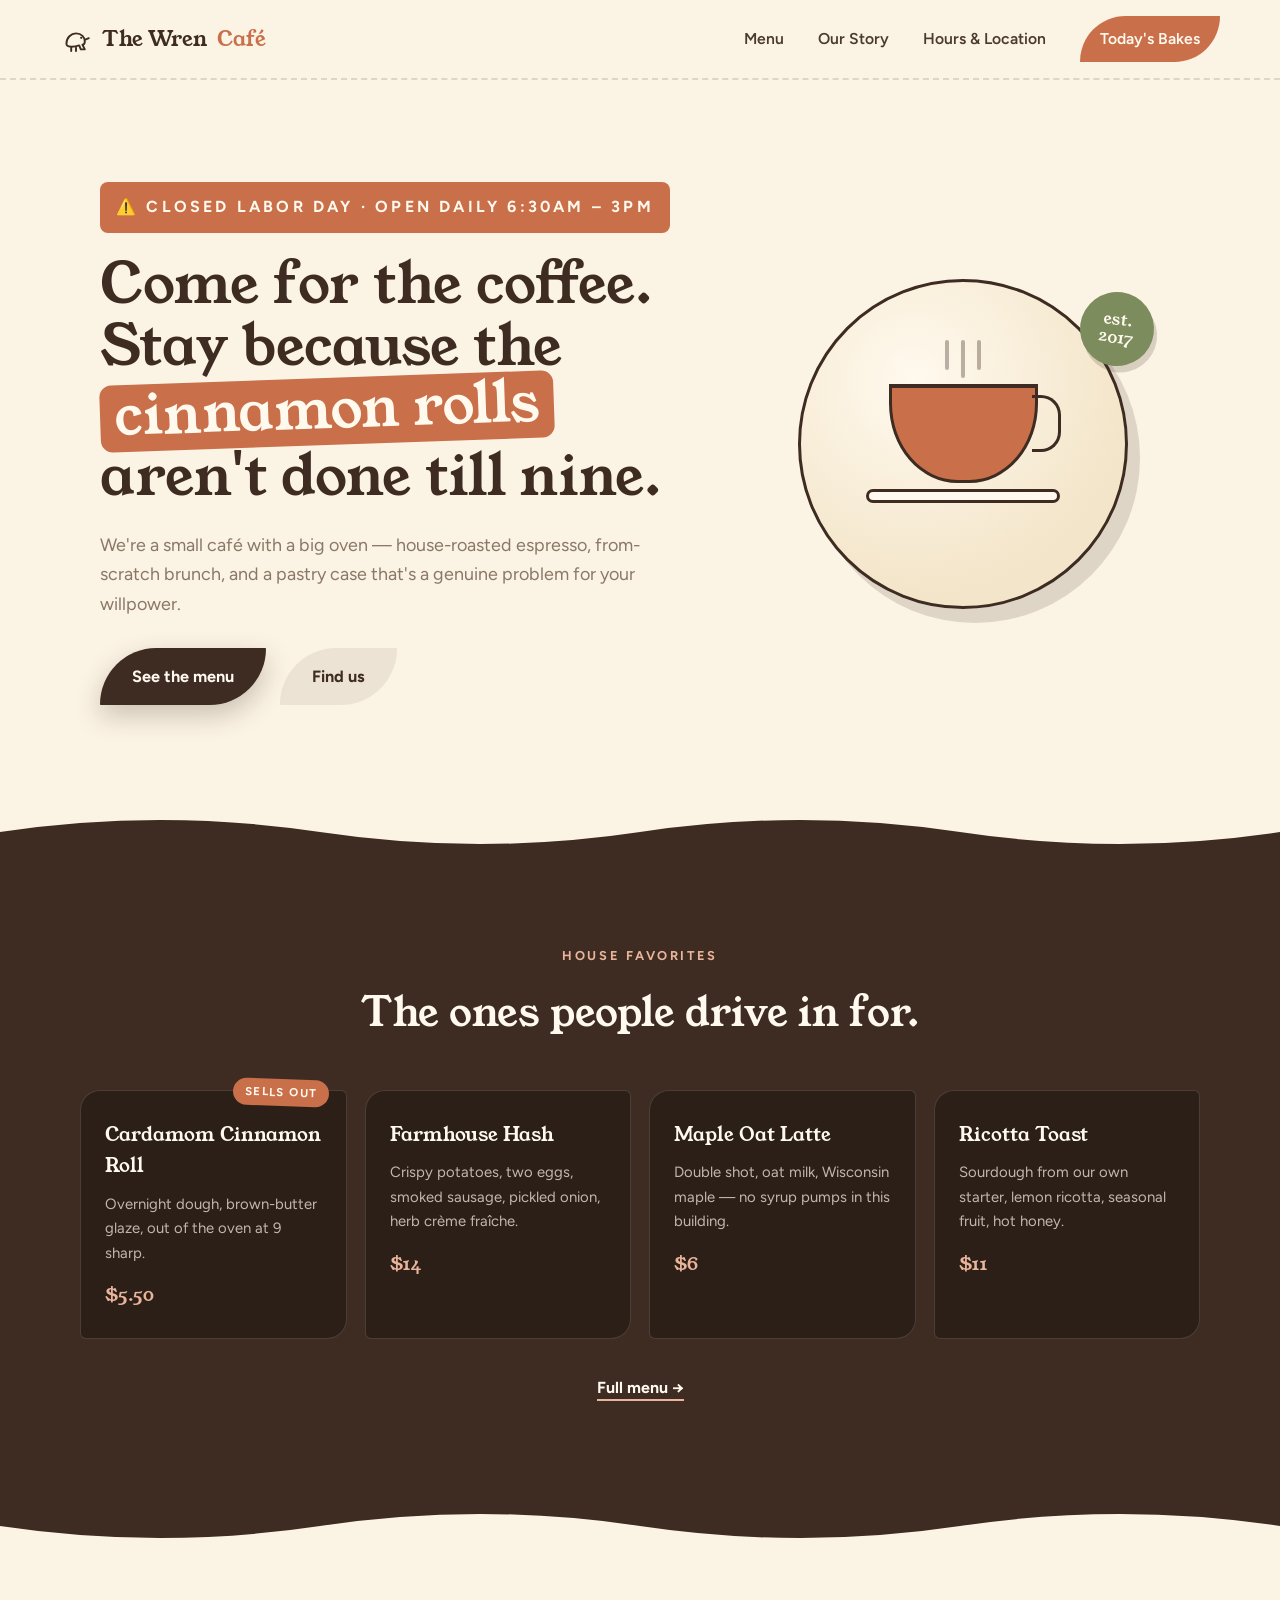
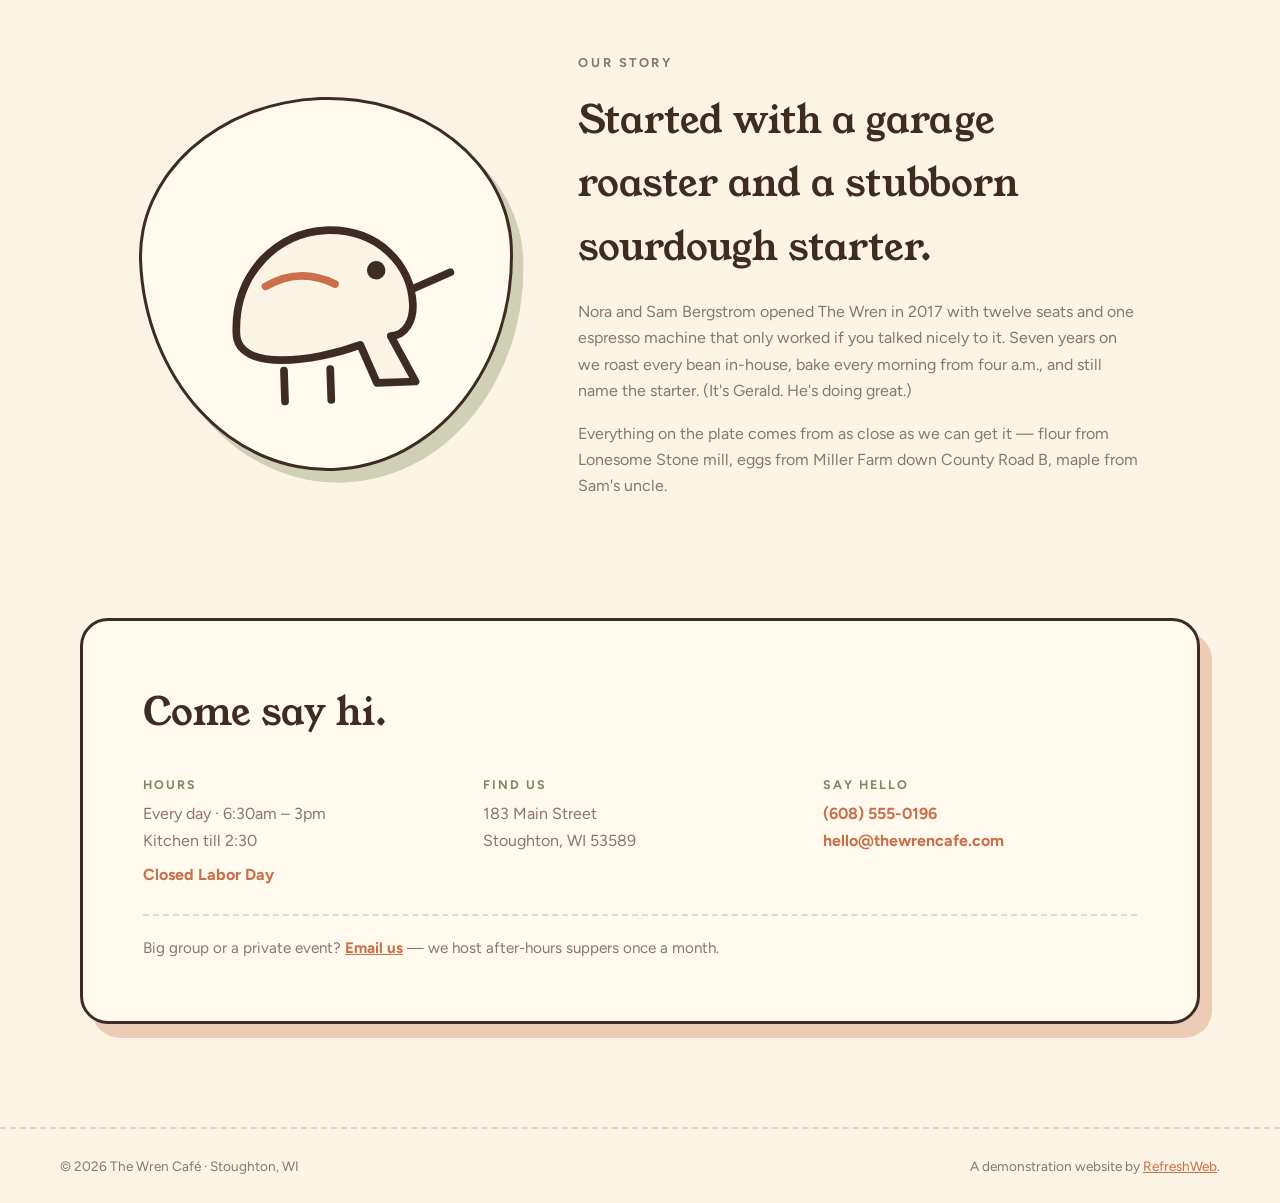
<file: index.html>
<!DOCTYPE html>
<html lang="en">
<head>
  <meta charset="UTF-8">
  <meta name="viewport" content="width=device-width, initial-scale=1.0">
  <title>The Wren Café — Breakfast, brunch &amp; serious coffee in Stoughton</title>
  <meta name="description" content="A neighborhood café in downtown Stoughton, WI. House-roasted coffee, from-scratch brunch, and pastries that sell out by ten.">
  <link rel="preconnect" href="https://fonts.googleapis.com">
  <link rel="preconnect" href="https://fonts.gstatic.com" crossorigin>
  <link href="https://fonts.googleapis.com/css2?family=Young+Serif&family=Figtree:ital,wght@0,400;0,500;0,600;0,700;1,400&display=swap" rel="stylesheet">
  <link rel="stylesheet" href="styles.css">
  <script>document.documentElement.classList.add("js")</script>
</head>
<body>

  <header class="site-header" id="site-header">
    <a href="index.html" class="brand" id="brand-logo" data-rw-protected="brand-logo">
      <svg class="brand-mark" viewBox="0 0 40 40" aria-hidden="true">
        <path d="M8 26c0-8 6-13 12-13 7 0 11 5 11 10 0 2-1 4-3 4l3 6h-5l-2-5c-6 2-16 3-16-2z" fill="none" stroke="currentColor" stroke-width="2.4" stroke-linejoin="round"/>
        <circle cx="26.5" cy="18.5" r="1.4" fill="currentColor"/>
        <path d="M31 21l5-2" stroke="currentColor" stroke-width="2.4" stroke-linecap="round"/>
        <path d="M14 31v4M20 31v4" stroke="currentColor" stroke-width="2.4" stroke-linecap="round"/>
      </svg>
      The Wren <span>Café</span>
    </a>
    <nav class="site-nav" id="site-nav">
      <a href="menu.html">Menu</a>
      <a href="index.html#home-story">Our Story</a>
      <a href="index.html#home-visit">Hours &amp; Location</a>
      <a href="menu.html#menu-pastry" class="nav-cta">Today's Bakes</a>
    </nav>
    <button class="nav-toggle" id="nav-toggle" aria-label="Menu"><span></span><span></span></button>
  </header>

  <main>

    <!-- ============ HERO ============ -->
    <section class="hero" id="home-hero">
      <div class="hero-copy">
        <p class="eyebrow reveal" style="font-size: 1rem; background: var(--terracotta); color: var(--cream); padding: 12px 16px; border-radius: 8px; display: inline-block; margin-bottom: 20px;">⚠️ Closed Labor Day · Open daily 6:30am – 3pm</p>
        <h1 class="reveal">Come for the coffee.<br>Stay because the <span class="tilt">cinnamon&nbsp;rolls</span> aren't done till nine.</h1>
        <p class="hero-lede reveal">We're a small café with a big oven — house-roasted espresso, from-scratch
          brunch, and a pastry case that's a genuine problem for your willpower.</p>
        <div class="hero-actions reveal">
          <a href="menu.html" class="btn btn-primary">See the menu</a>
          <a href="#home-visit" class="btn btn-soft">Find us</a>
        </div>
      </div>
      <div class="hero-plate reveal" aria-hidden="true">
        <div class="plate">
          <div class="cup">
            <div class="steam"><i></i><i></i><i></i></div>
            <div class="cup-body"></div>
            <div class="saucer"></div>
          </div>
        </div>
        <div class="hero-sticker">est.<br>2017</div>
      </div>
    </section>

    <svg class="wave" viewBox="0 0 1440 60" preserveAspectRatio="none" aria-hidden="true">
      <path d="M0 30 Q 180 0 360 30 T 720 30 T 1080 30 T 1440 30 V60 H0 Z" fill="var(--espresso)"/>
    </svg>

    <!-- ============ FAVORITES ============ -->
    <section class="favorites" id="home-favorites">
      <div class="section-head">
        <p class="eyebrow light reveal">House favorites</p>
        <h2 class="reveal">The ones people drive in for.</h2>
      </div>
      <div class="fav-grid">
        <article class="fav-card reveal" id="fav-cinnamon-roll">
          <span class="fav-badge">sells out</span>
          <h3>Cardamom Cinnamon Roll</h3>
          <p>Overnight dough, brown-butter glaze, out of the oven at 9 sharp.</p>
          <span class="fav-price">$5.50</span>
        </article>
        <article class="fav-card reveal" id="fav-hash">
          <h3>Farmhouse Hash</h3>
          <p>Crispy potatoes, two eggs, smoked sausage, pickled onion, herb crème fraîche.</p>
          <span class="fav-price">$14</span>
        </article>
        <article class="fav-card reveal" id="fav-latte">
          <h3>Maple Oat Latte</h3>
          <p>Double shot, oat milk, Wisconsin maple — no syrup pumps in this building.</p>
          <span class="fav-price">$6</span>
        </article>
        <article class="fav-card reveal" id="fav-toast">
          <h3>Ricotta Toast</h3>
          <p>Sourdough from our own starter, lemon ricotta, seasonal fruit, hot honey.</p>
          <span class="fav-price">$11</span>
        </article>
      </div>
      <a href="menu.html" class="text-link light reveal">Full menu →</a>
    </section>

    <svg class="wave flip" viewBox="0 0 1440 60" preserveAspectRatio="none" aria-hidden="true">
      <path d="M0 30 Q 180 0 360 30 T 720 30 T 1080 30 T 1440 30 V60 H0 Z" fill="var(--espresso)"/>
    </svg>

    <!-- ============ STORY ============ -->
    <section class="story" id="home-story">
      <div class="story-art reveal" aria-hidden="true">
        <div class="story-frame">
          <svg viewBox="0 0 200 200" class="story-wren">
            <path d="M40 130c0-40 30-65 60-65 35 0 55 25 55 50 0 10-5 20-15 20l15 30h-25l-10-25c-30 10-80 15-80-10z" fill="var(--butter)" stroke="var(--espresso)" stroke-width="5" stroke-linejoin="round"/>
            <circle cx="132" cy="92" r="6" fill="var(--espresso)"/>
            <path d="M155 105l25-10" stroke="var(--espresso)" stroke-width="5" stroke-linecap="round"/>
            <path d="M70 155v20M100 155v20" stroke="var(--espresso)" stroke-width="5" stroke-linecap="round"/>
            <path d="M60 100c15-8 30-8 45 0" fill="none" stroke="var(--terracotta)" stroke-width="5" stroke-linecap="round"/>
          </svg>
        </div>
      </div>
      <div class="story-copy">
        <p class="eyebrow reveal">Our story</p>
        <h2 class="reveal">Started with a garage roaster and a stubborn sourdough starter.</h2>
        <p class="reveal">Nora and Sam Bergstrom opened The Wren in 2017 with twelve seats and one
          espresso machine that only worked if you talked nicely to it. Seven years on we roast
          every bean in-house, bake every morning from four a.m., and still name the starter.
          (It's Gerald. He's doing great.)</p>
        <p class="reveal">Everything on the plate comes from as close as we can get it — flour from
          Lonesome Stone mill, eggs from Miller Farm down County Road B, maple from Sam's uncle.</p>
      </div>
    </section>

    <!-- ============ VISIT ============ -->
    <section class="visit" id="home-visit">
      <div class="visit-card reveal">
        <h2>Come say hi.</h2>
        <div class="visit-grid" id="home-hours">
          <div>
            <h4>Hours</h4>
            <p>Every day · 6:30am – 3pm<br>Kitchen till 2:30<br><em style="color: var(--terracotta); font-weight: 700; display: block; margin-top: 8px; font-style: normal;">Closed Labor Day</em></p>
          </div>
          <div>
            <h4>Find us</h4>
            <p id="home-address">183 Main Street<br>Stoughton, WI 53589</p>
          </div>
          <div>
            <h4>Say hello</h4>
            <p><a href="tel:+16085550196">(608) 555-0196</a><br><a href="mailto:hello@thewrencafe.com">hello@thewrencafe.com</a></p>
          </div>
        </div>
        <p class="visit-note">Big group or a private event? <a href="mailto:hello@thewrencafe.com">Email us</a> — we host after-hours suppers once a month.</p>
      </div>
    </section>

  </main>

  <footer class="site-footer">
    <p id="footer-copyright">© <span id="year"></span> The Wren Café · Stoughton, WI</p>
    <p class="footer-fine">A demonstration website by <a href="https://refreshweb.io">RefreshWeb</a>.</p>
  </footer>

  <script src="app.js"></script>
</body>
</html>
</file>
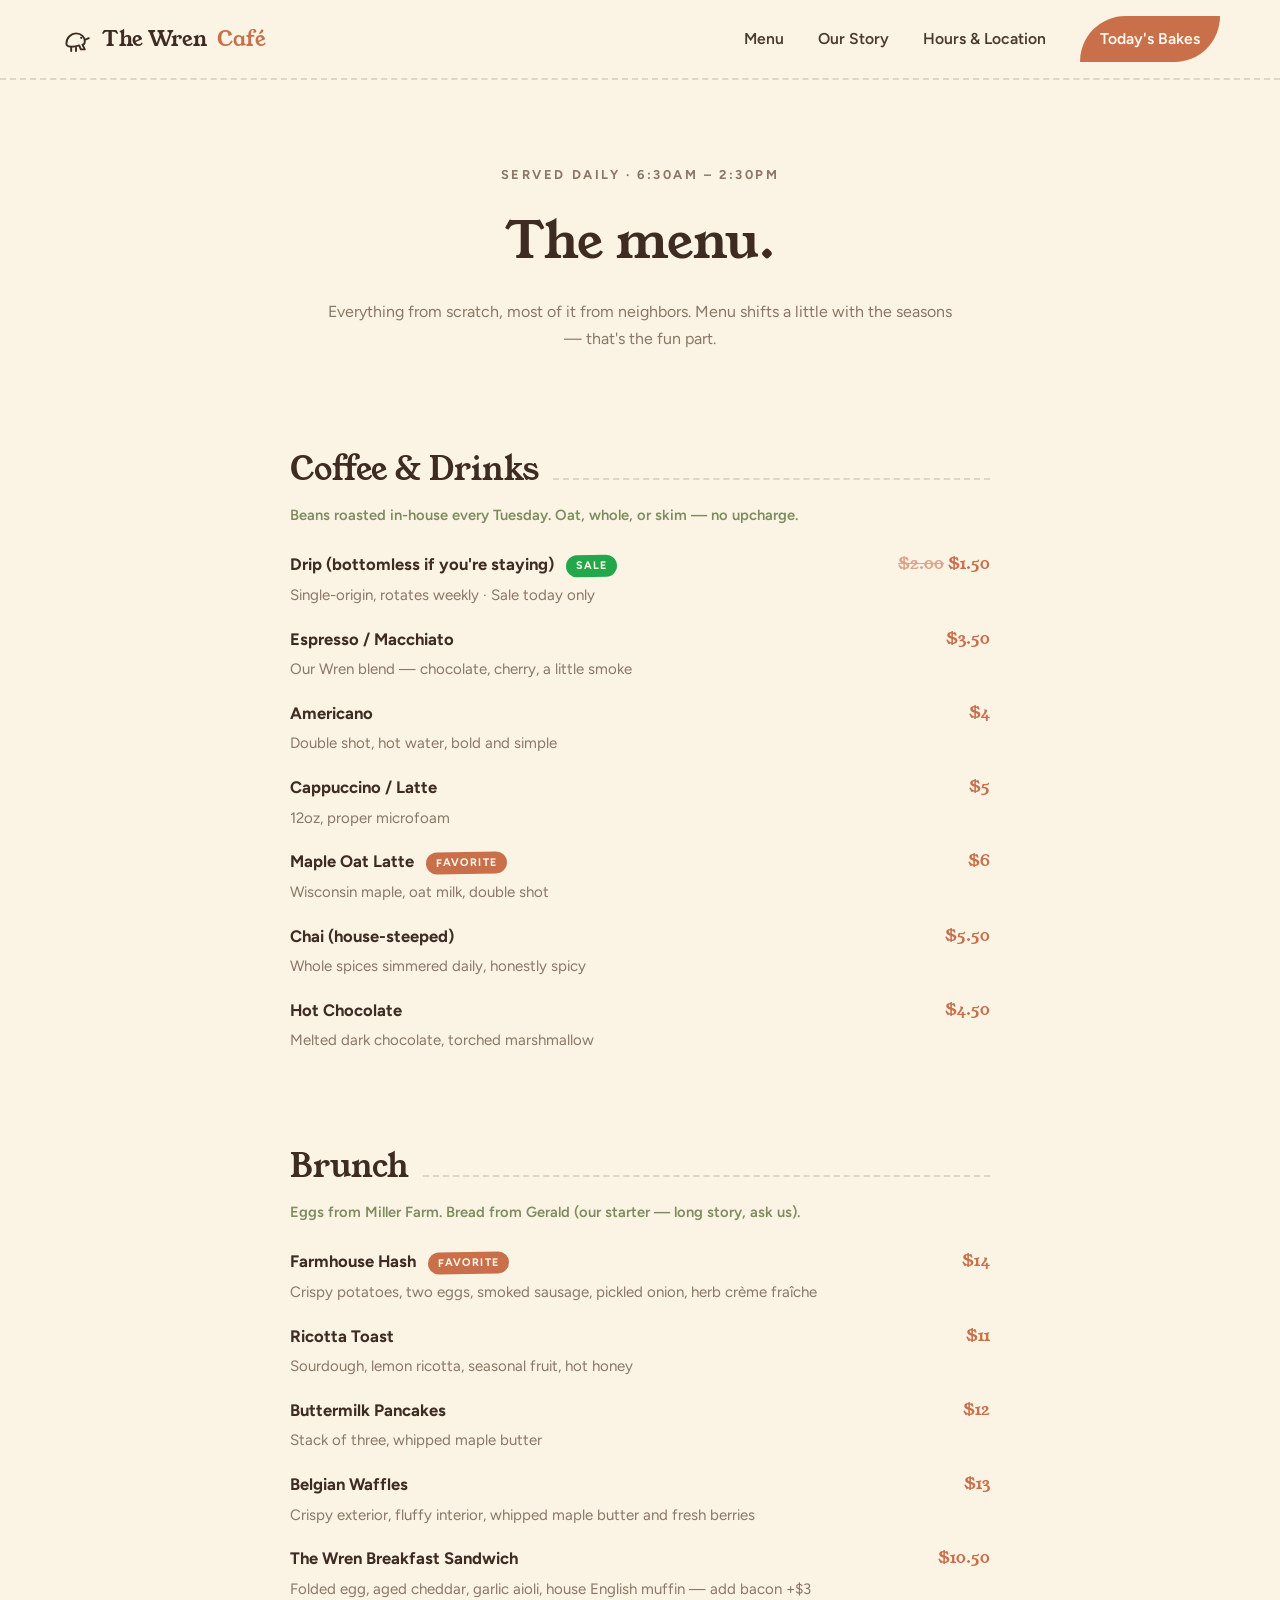
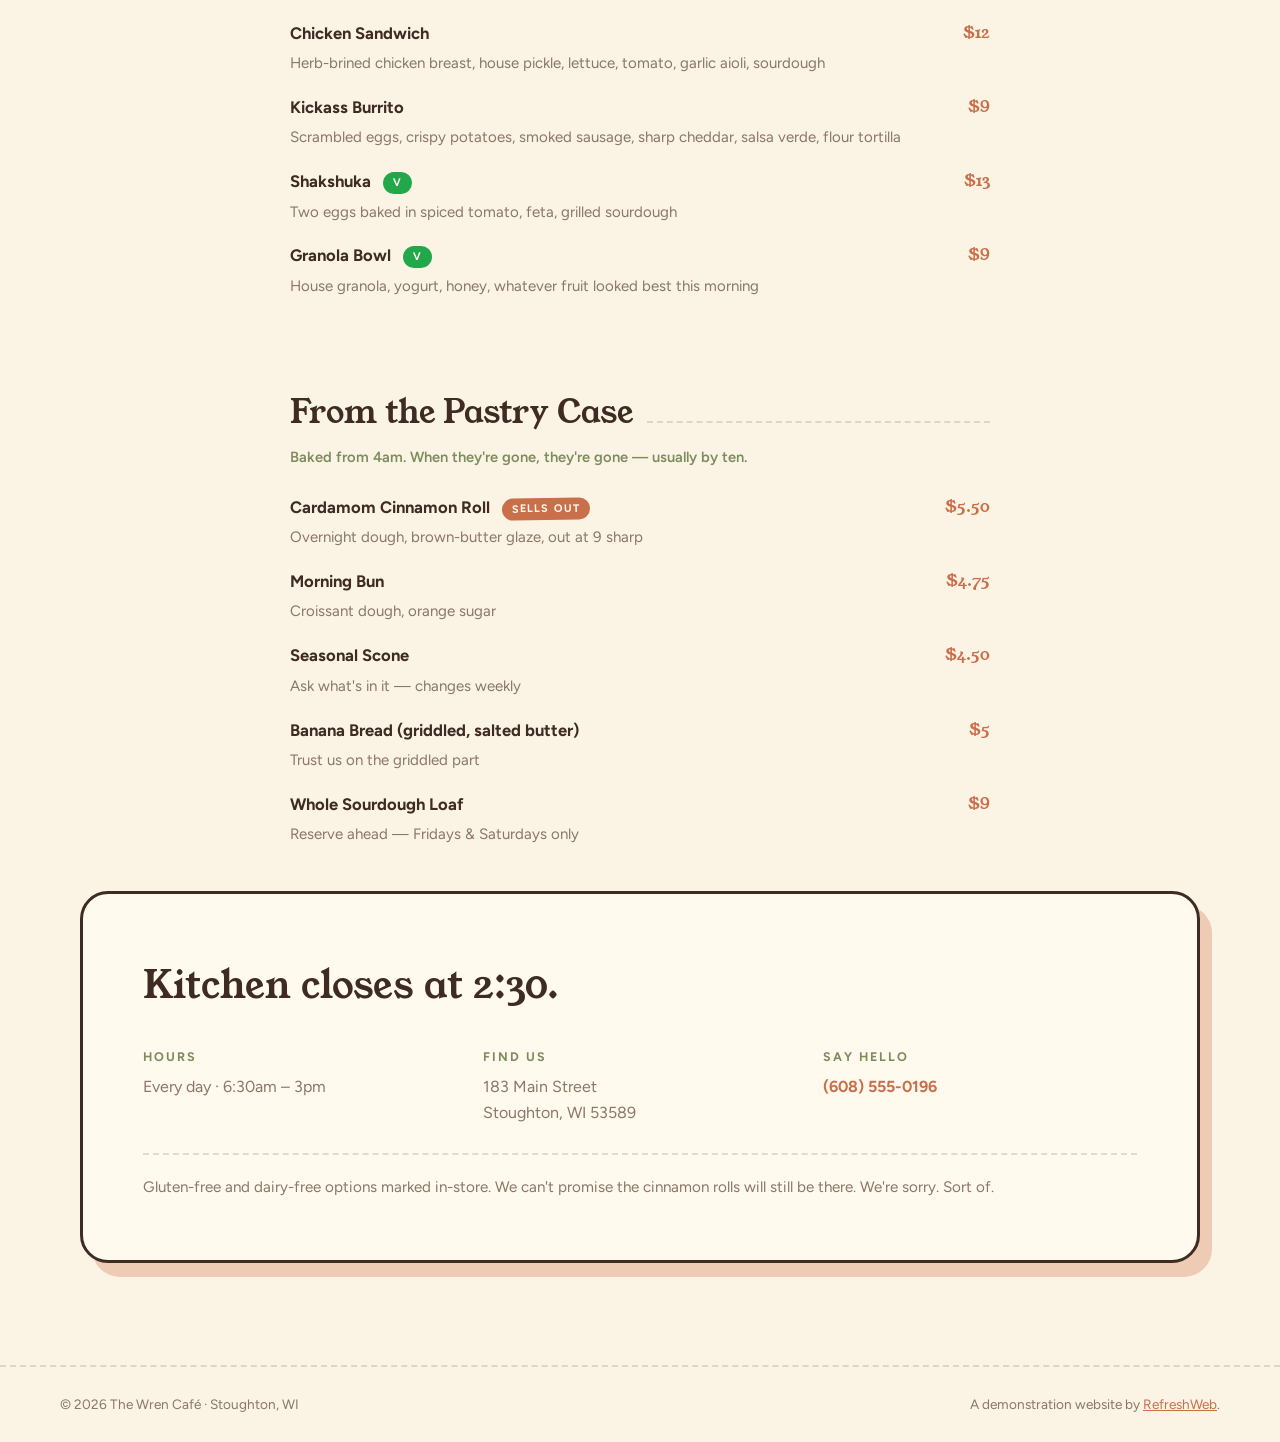
<file: menu.html>
<!DOCTYPE html>
<html lang="en">
<head>
  <meta charset="UTF-8">
  <meta name="viewport" content="width=device-width, initial-scale=1.0">
  <title>Menu — The Wren Café</title>
  <meta name="description" content="Breakfast, brunch, house-roasted coffee, and daily pastries at The Wren Café in Stoughton, WI.">
  <link rel="preconnect" href="https://fonts.googleapis.com">
  <link rel="preconnect" href="https://fonts.gstatic.com" crossorigin>
  <link href="https://fonts.googleapis.com/css2?family=Young+Serif&family=Figtree:ital,wght@0,400;0,500;0,600;0,700;1,400&display=swap" rel="stylesheet">
  <link rel="stylesheet" href="styles.css">
  <script>document.documentElement.classList.add("js")</script>
</head>
<body>

  <header class="site-header">
    <a href="index.html" class="brand" data-rw-protected="brand-logo">
      <svg class="brand-mark" viewBox="0 0 40 40" aria-hidden="true">
        <path d="M8 26c0-8 6-13 12-13 7 0 11 5 11 10 0 2-1 4-3 4l3 6h-5l-2-5c-6 2-16 3-16-2z" fill="none" stroke="currentColor" stroke-width="2.4" stroke-linejoin="round"/>
        <circle cx="26.5" cy="18.5" r="1.4" fill="currentColor"/>
        <path d="M31 21l5-2" stroke="currentColor" stroke-width="2.4" stroke-linecap="round"/>
        <path d="M14 31v4M20 31v4" stroke="currentColor" stroke-width="2.4" stroke-linecap="round"/>
      </svg>
      The Wren <span>Café</span>
    </a>
    <nav class="site-nav" id="site-nav">
      <a href="menu.html">Menu</a>
      <a href="index.html#home-story">Our Story</a>
      <a href="index.html#home-visit">Hours &amp; Location</a>
      <a href="menu.html#menu-pastry" class="nav-cta">Today's Bakes</a>
    </nav>
    <button class="nav-toggle" id="nav-toggle" aria-label="Menu"><span></span><span></span></button>
  </header>

  <main>
    <section class="page-hero" id="menu-hero">
      <p class="eyebrow reveal">Served daily · 6:30am – 2:30pm</p>
      <h1 class="reveal">The menu.</h1>
      <p class="reveal">Everything from scratch, most of it from neighbors. Menu shifts a little with the seasons — that's the fun part.</p>
    </section>

    <section class="menu-section" id="menu-coffee">
      <h2 class="reveal">Coffee &amp; Drinks</h2>
      <p class="menu-note reveal">Beans roasted in-house every Tuesday. Oat, whole, or skim — no upcharge.</p>
      <ul class="menu-list">
        <li class="reveal"><strong>Drip (bottomless if you're staying) <span class="menu-flag">sale</span></strong><span class="menu-price"><span style="text-decoration: line-through; opacity: 0.6;">$2.00</span> <span style="color: inherit;">$1.50</span></span><em>Single-origin, rotates weekly · Sale today only</em></li>
        <li class="reveal"><strong>Espresso / Macchiato</strong><span class="menu-price">$3.50</span><em>Our Wren blend — chocolate, cherry, a little smoke</em></li>
        <li class="reveal"><strong>Americano</strong><span class="menu-price">$4</span><em>Double shot, hot water, bold and simple</em></li>
        <li class="reveal"><strong>Cappuccino / Latte</strong><span class="menu-price">$5</span><em>12oz, proper microfoam</em></li>
        <li class="reveal"><strong>Maple Oat Latte <span class="menu-flag hot">favorite</span></strong><span class="menu-price">$6</span><em>Wisconsin maple, oat milk, double shot</em></li>
        <li class="reveal"><strong>Chai (house-steeped)</strong><span class="menu-price">$5.50</span><em>Whole spices simmered daily, honestly spicy</em></li>
        <li class="reveal"><strong>Hot Chocolate</strong><span class="menu-price">$4.50</span><em>Melted dark chocolate, torched marshmallow</em></li>
      </ul>
    </section>

    <section class="menu-section" id="menu-brunch">
      <h2 class="reveal">Brunch</h2>
      <p class="menu-note reveal">Eggs from Miller Farm. Bread from Gerald (our starter — long story, ask us).</p>
      <ul class="menu-list">
        <li class="reveal"><strong>Farmhouse Hash <span class="menu-flag hot">favorite</span></strong><span class="menu-price">$14</span><em>Crispy potatoes, two eggs, smoked sausage, pickled onion, herb crème fraîche</em></li>
        <li class="reveal"><strong>Ricotta Toast</strong><span class="menu-price">$11</span><em>Sourdough, lemon ricotta, seasonal fruit, hot honey</em></li>
        <li class="reveal"><strong>Buttermilk Pancakes</strong><span class="menu-price">$12</span><em>Stack of three, whipped maple butter</em></li>
        <li class="reveal"><strong>Belgian Waffles</strong><span class="menu-price">$13</span><em>Crispy exterior, fluffy interior, whipped maple butter and fresh berries</em></li>
        <li class="reveal"><strong>The Wren Breakfast Sandwich</strong><span class="menu-price">$10.50</span><em>Folded egg, aged cheddar, garlic aioli, house English muffin — add bacon +$3</em></li>
        <li class="reveal"><strong>Chicken Sandwich</strong><span class="menu-price">$12</span><em>Herb-brined chicken breast, house pickle, lettuce, tomato, garlic aioli, sourdough</em></li>
        <li class="reveal"><strong>Kickass Burrito</strong><span class="menu-price">$9</span><em>Scrambled eggs, crispy potatoes, smoked sausage, sharp cheddar, salsa verde, flour tortilla</em></li>
        <li class="reveal"><strong>Shakshuka <span class="menu-flag">v</span></strong><span class="menu-price">$13</span><em>Two eggs baked in spiced tomato, feta, grilled sourdough</em></li>
        <li class="reveal"><strong>Granola Bowl <span class="menu-flag">v</span></strong><span class="menu-price">$9</span><em>House granola, yogurt, honey, whatever fruit looked best this morning</em></li>
      </ul>
    </section>

    <section class="menu-section" id="menu-pastry">
      <h2 class="reveal">From the Pastry Case</h2>
      <p class="menu-note reveal">Baked from 4am. When they're gone, they're gone — usually by ten.</p>
      <ul class="menu-list">
        <li class="reveal"><strong>Cardamom Cinnamon Roll <span class="menu-flag hot">sells out</span></strong><span class="menu-price">$5.50</span><em>Overnight dough, brown-butter glaze, out at 9 sharp</em></li>
        <li class="reveal"><strong>Morning Bun</strong><span class="menu-price">$4.75</span><em>Croissant dough, orange sugar</em></li>
        <li class="reveal"><strong>Seasonal Scone</strong><span class="menu-price">$4.50</span><em>Ask what's in it — changes weekly</em></li>
        <li class="reveal"><strong>Banana Bread (griddled, salted butter)</strong><span class="menu-price">$5</span><em>Trust us on the griddled part</em></li>
        <li class="reveal"><strong>Whole Sourdough Loaf</strong><span class="menu-price">$9</span><em>Reserve ahead — Fridays &amp; Saturdays only</em></li>
      </ul>
    </section>

    <section class="visit">
      <div class="visit-card reveal">
        <h2>Kitchen closes at 2:30.</h2>
        <div class="visit-grid">
          <div><h4>Hours</h4><p>Every day · 6:30am – 3pm</p></div>
          <div><h4>Find us</h4><p>183 Main Street<br>Stoughton, WI 53589</p></div>
          <div><h4>Say hello</h4><p><a href="tel:+16085550196">(608) 555-0196</a></p></div>
        </div>
        <p class="visit-note">Gluten-free and dairy-free options marked in-store. We can't promise the cinnamon rolls will still be there. We're sorry. Sort of.</p>
      </div>
    </section>
  </main>

  <footer class="site-footer">
    <p>© <span id="year"></span> The Wren Café · Stoughton, WI</p>
    <p class="footer-fine">A demonstration website by <a href="https://refreshweb.io">RefreshWeb</a>.</p>
  </footer>

  <script src="app.js"></script>
</body>
</html>
</file>
<file: styles.css>
/* ————— The Wren Café — warm & organic —————
   Palette: butter cream / espresso / terracotta / sage
   Type: Young Serif (display) + Figtree (body)     */

:root {
  --butter:     #FBF3E4;
  --cream:      #FFF9EE;
  --espresso:   #3E2C22;
  --espresso-d: #2C1F18;
  --terracotta: #C96F4A;
  --terra-soft: #E8B49B;
  --sage:       #7C8C5D;
  --ink:        #4A3A2F;
  --ink-soft:   #8A7767;
  --line:       rgba(62, 44, 34, 0.15);

  /* Semantic status tokens — derived from the site's own palette so
     alerts/success/error states stay on-brand instead of using generic
     red/green/yellow. */
  --success: var(--sage);     /* existing muted sage green */
  --warning: var(--terra-soft); /* existing pale peach, soft warning tone */
  --error:   #A85A3A;         /* deeper terracotta, distinct from decorative --terracotta */
  --info:    var(--terra-soft);

  --font-display: "Young Serif", Georgia, serif;
  --font-body:    "Figtree", -apple-system, sans-serif;
}

* { margin: 0; padding: 0; box-sizing: border-box; }
html { scroll-behavior: smooth; }

body {
  font-family: var(--font-body);
  background: var(--butter);
  color: var(--ink);
  line-height: 1.65;
  -webkit-font-smoothing: antialiased;
}

h1, h2, h3 { font-family: var(--font-display); font-weight: 400; color: var(--espresso); }
a { color: inherit; }

/* ————— Header ————— */
/* backdrop-filter lives on ::before (a sibling of .site-nav in the box
   tree), NOT on .site-header itself — putting it on the header would make
   the header the containing block for its fixed-position .site-nav child
   on mobile, collapsing the full-screen menu to the header's own height. */
.site-header {
  position: sticky; top: 0; z-index: 40;
  display: flex; align-items: center; justify-content: space-between;
  padding: 16px clamp(20px, 5vw, 60px);
  border-bottom: 2px dashed var(--line);
}
.site-header::before {
  content: ""; position: absolute; inset: 0; z-index: -1;
  background: color-mix(in srgb, var(--butter) 90%, transparent);
  backdrop-filter: blur(10px);
}

.brand {
  display: flex; align-items: center; gap: 10px;
  font-family: var(--font-display); font-size: 1.3rem; color: var(--espresso);
  text-decoration: none;
}
.brand span { color: var(--terracotta); }
.brand-mark { width: 32px; height: 32px; color: var(--espresso); }

.site-nav { display: flex; align-items: center; gap: clamp(18px, 3vw, 34px); }
.site-nav a {
  text-decoration: none; font-weight: 600; font-size: 0.98rem; color: var(--ink);
  transition: color 0.2s;
}
.site-nav a:hover { color: var(--terracotta); }
.nav-cta {
  background: var(--terracotta); color: var(--cream) !important;
  padding: 10px 20px; border-radius: 999px 8px 999px 8px;
  transition: border-radius 0.25s ease, background 0.2s !important;
}
.nav-cta:hover { border-radius: 8px 999px 8px 999px; background: #b55e3b; }

.nav-toggle { display: none; }

/* ————— Buttons & links ————— */
.btn {
  display: inline-block; text-decoration: none; text-align: center; cursor: pointer; border: none;
  font-family: var(--font-body); font-weight: 700; font-size: 1.02rem;
  padding: 15px 32px; border-radius: 999px 12px 999px 12px;
  transition: border-radius 0.25s ease, transform 0.2s ease, background 0.2s;
}
.btn:hover { border-radius: 12px 999px 12px 999px; transform: translateY(-2px); }
.btn-primary { background: var(--espresso); color: var(--cream); box-shadow: 0 10px 26px rgba(62, 44, 34, 0.25); }
.btn-primary:hover { background: var(--espresso-d); }
.btn-soft { background: rgba(62, 44, 34, 0.08); color: var(--espresso); }

.eyebrow {
  font-size: 0.8rem; font-weight: 700; letter-spacing: 0.2em; text-transform: uppercase;
  color: var(--sage); margin-bottom: 14px;
}
.eyebrow.light { color: var(--terra-soft); }

.text-link { font-weight: 700; color: var(--espresso); text-decoration: none; border-bottom: 2px solid var(--terracotta); padding-bottom: 2px; }
.text-link.light { color: var(--cream); border-color: var(--terra-soft); }

/* ————— Hero ————— */
.hero {
  display: grid; grid-template-columns: 1.15fr 0.85fr; align-items: center;
  gap: clamp(24px, 5vw, 60px);
  max-width: 1200px; margin: 0 auto;
  padding: clamp(48px, 8vw, 104px) clamp(20px, 5vw, 60px);
}

.hero h1 {
  font-size: clamp(2.1rem, 4.8vw, 3.5rem); line-height: 1.12; margin-bottom: 22px;
}
.tilt {
  display: inline-block; background: var(--terracotta); color: var(--cream);
  padding: 0 14px 4px; border-radius: 12px; transform: rotate(-2deg);
}
.hero-lede { font-size: 1.12rem; color: var(--ink-soft); max-width: 50ch; margin-bottom: 30px; }
.hero-actions { display: flex; gap: 14px; flex-wrap: wrap; }

/* hero art — CSS coffee cup */
.hero-plate { position: relative; display: grid; place-items: center; }
.plate {
  width: clamp(240px, 26vw, 330px); aspect-ratio: 1; border-radius: 50%;
  background: radial-gradient(circle at 35% 30%, var(--cream), #F3E5C9 70%);
  border: 3px solid var(--espresso);
  display: grid; place-items: center;
  box-shadow: 12px 14px 0 rgba(62, 44, 34, 0.15);
}
.cup { position: relative; width: 46%; }
.cup-body {
  width: 100%; aspect-ratio: 1.5; border-radius: 0 0 46% 46% / 0 0 80% 80%;
  background: var(--terracotta); border: 3px solid var(--espresso); border-top-width: 4px;
  position: relative;
}
.cup-body::after {
  content: ""; position: absolute; right: -26px; top: 8%;
  width: 26px; height: 55%; border: 3px solid var(--espresso); border-left: none;
  border-radius: 0 20px 20px 0;
}
.saucer {
  width: 130%; height: 14px; margin: 6px 0 0 -15%;
  background: var(--cream); border: 3px solid var(--espresso); border-radius: 999px;
}
.steam { position: absolute; top: -44px; left: 0; right: 0; display: flex; justify-content: center; gap: 12px; }
.steam i {
  width: 4px; height: 30px; border-radius: 4px; background: var(--espresso); opacity: 0.35;
  animation: steam 2.6s ease-in-out infinite;
}
.steam i:nth-child(2) { animation-delay: 0.5s; height: 38px; }
.steam i:nth-child(3) { animation-delay: 1s; }
@keyframes steam {
  0%, 100% { transform: translateY(0) scaleY(0.9); opacity: 0.15; }
  50%      { transform: translateY(-8px) scaleY(1.1); opacity: 0.4; }
}
.hero-sticker {
  position: absolute; top: 4%; right: 6%;
  width: 74px; aspect-ratio: 1; border-radius: 50%;
  background: var(--sage); color: var(--cream);
  font-family: var(--font-display); font-size: 1rem; line-height: 1.1;
  display: grid; place-content: center; text-align: center;
  transform: rotate(8deg);
  box-shadow: 4px 6px 0 rgba(62, 44, 34, 0.18);
}

/* ————— Wave dividers ————— */
.wave { display: block; width: 100%; height: 48px; }
.wave.flip { transform: scaleY(-1); }

/* ————— Favorites (dark band) ————— */
.favorites {
  background: var(--espresso); color: var(--cream);
  padding: clamp(48px, 7vw, 90px) clamp(20px, 5vw, 60px) clamp(56px, 8vw, 100px);
  text-align: center;
}
.section-head { max-width: 680px; margin: 0 auto 44px; }
.section-head h2 { font-size: clamp(1.7rem, 3.4vw, 2.5rem); color: var(--cream); }

.fav-grid {
  display: grid; grid-template-columns: repeat(auto-fit, minmax(230px, 1fr));
  gap: 18px; max-width: 1120px; margin: 0 auto 36px; text-align: left;
}
.fav-card {
  position: relative;
  background: var(--espresso-d); border: 1px solid rgba(251, 243, 228, 0.14);
  border-radius: 20px 6px 20px 6px; padding: 28px 24px;
  transition: transform 0.22s ease, border-color 0.22s;
}
.fav-card:hover { transform: translateY(-6px) rotate(-0.5deg); border-color: var(--terra-soft); }
.fav-badge {
  position: absolute; top: -12px; right: 16px;
  background: var(--terracotta); color: var(--cream);
  font-size: 0.72rem; font-weight: 700; letter-spacing: 0.12em; text-transform: uppercase;
  padding: 4px 12px; border-radius: 999px; transform: rotate(2deg);
}
.fav-card h3 { color: var(--cream); font-size: 1.18rem; margin-bottom: 10px; }
.fav-card p { font-size: 0.93rem; color: rgba(251, 243, 228, 0.72); margin-bottom: 16px; }
.fav-price { font-family: var(--font-display); color: var(--terra-soft); font-size: 1.1rem; }

/* ————— Story ————— */
.story {
  display: grid; grid-template-columns: 0.8fr 1.2fr; align-items: center;
  gap: clamp(28px, 5vw, 72px);
  max-width: 1120px; margin: 0 auto;
  padding: clamp(56px, 8vw, 104px) clamp(20px, 5vw, 60px);
}
.story-frame {
  background: var(--cream); border: 3px solid var(--espresso);
  border-radius: 50% 50% 50% 50% / 42% 42% 58% 58%;
  padding: 8%;
  box-shadow: 10px 12px 0 rgba(124, 140, 93, 0.35);
  transform: rotate(-2deg);
}
.story-wren { display: block; width: 100%; }
.story-copy h2 { font-size: clamp(1.7rem, 3.2vw, 2.4rem); margin-bottom: 20px; }
.story-copy p { color: var(--ink-soft); margin-bottom: 16px; max-width: 58ch; }

/* ————— Visit ————— */
.visit { padding: 0 clamp(20px, 5vw, 60px) clamp(64px, 8vw, 110px); }
.visit-card {
  max-width: 1120px; margin: 0 auto;
  background: var(--cream); border: 3px solid var(--espresso);
  border-radius: 28px; padding: clamp(32px, 5vw, 60px);
  box-shadow: 12px 14px 0 rgba(201, 111, 74, 0.3);
}
.visit-card h2 { font-size: clamp(1.7rem, 3.2vw, 2.4rem); margin-bottom: 30px; }
.visit-grid { display: grid; grid-template-columns: repeat(auto-fit, minmax(200px, 1fr)); gap: 26px; margin-bottom: 26px; }
.visit-grid h4 {
  font-family: var(--font-body); font-size: 0.78rem; font-weight: 700;
  letter-spacing: 0.16em; text-transform: uppercase; color: var(--sage); margin-bottom: 6px;
}
.visit-grid p { color: var(--ink-soft); }
.visit-grid a { color: var(--terracotta); font-weight: 700; text-decoration: none; }
.visit-note { border-top: 2px dashed var(--line); padding-top: 20px; color: var(--ink-soft); font-size: 0.95rem; }
.visit-note a { color: var(--terracotta); font-weight: 700; }

/* ————— Footer ————— */
.site-footer {
  border-top: 2px dashed var(--line);
  padding: 26px clamp(20px, 5vw, 60px);
  display: flex; justify-content: space-between; flex-wrap: wrap; gap: 10px;
  font-size: 0.85rem; color: var(--ink-soft);
}
.footer-fine a { color: var(--terracotta); }

/* ————— Menu page ————— */
.page-hero { max-width: 760px; margin: 0 auto; text-align: center; padding: clamp(48px, 7vw, 84px) clamp(20px, 5vw, 60px) clamp(24px, 4vw, 48px); }
.page-hero h1 { font-size: clamp(2.1rem, 4.4vw, 3.2rem); margin-bottom: 16px; }
.page-hero p { color: var(--ink-soft); }

.menu-section { max-width: 820px; margin: 0 auto; padding: clamp(24px, 4vw, 44px) clamp(20px, 5vw, 60px); }
.menu-section h2 {
  font-size: clamp(1.5rem, 3vw, 2rem); margin-bottom: 6px;
  display: flex; align-items: baseline; gap: 14px;
}
.menu-section h2::after { content: ""; flex: 1; border-bottom: 2px dashed var(--line); }
.menu-note { color: var(--sage); font-weight: 600; font-size: 0.92rem; margin-bottom: 24px; }

.menu-list { list-style: none; display: grid; gap: 18px; }
.menu-list li { display: grid; grid-template-columns: 1fr auto; gap: 4px 18px; }
.menu-list strong { font-weight: 700; color: var(--espresso); font-size: 1.04rem; }
.menu-list em { grid-column: 1; font-style: normal; color: var(--ink-soft); font-size: 0.94rem; }
.menu-price { font-family: var(--font-display); color: var(--terracotta); white-space: nowrap; }

.menu-flag {
  display: inline-block; margin-left: 8px; transform: rotate(-1deg);
  background: #22a74a; color: var(--cream);
  font-size: 0.68rem; font-weight: 700; letter-spacing: 0.1em; text-transform: uppercase;
  padding: 2px 10px; border-radius: 999px; vertical-align: middle;
}
.menu-flag:has-text("sale") {
  background: #22a74a;
}
.menu-flag.hot { background: var(--terracotta); }

/* ————— Reveal ————— */
.js .reveal { opacity: 0; transform: translateY(20px); transition: opacity 0.7s ease, transform 0.7s ease; }
.reveal.in { opacity: 1; transform: none; }

/* ————— Mobile ————— */
@media (max-width: 860px) {
  .hero { grid-template-columns: 1fr; }
  .hero-plate { order: -1; }
  .plate { width: 200px; box-shadow: 8px 9px 0 rgba(62, 44, 34, 0.15); }
  .hero-sticker { width: 60px; font-size: 0.85rem; }
  .story { grid-template-columns: 1fr; }
  .story-art { max-width: 250px; margin: 0 auto; }

  .site-nav {
    position: fixed; inset: 66px 0 0 0; z-index: 39; overflow-y: auto;
    flex-direction: column; align-items: stretch; gap: 0;
    background: var(--butter); border-bottom: 2px dashed var(--line);
    display: none; padding: 8px 20px 20px;
  }
  .site-nav.open { display: flex; }
  .site-nav a { padding: 14px 4px; font-size: 1.08rem; border-bottom: 1px dashed var(--line); }
  .site-nav a:last-child { border-bottom: none; }
  .nav-cta { text-align: center; margin-top: 12px; }

  .nav-toggle {
    display: flex; flex-direction: column; gap: 5px;
    background: none; border: none; cursor: pointer; padding: 8px;
  }
  .nav-toggle span { width: 22px; height: 2.5px; border-radius: 2px; background: var(--espresso); transition: transform 0.2s; }
  .nav-toggle.open span:first-child { transform: translateY(3.75px) rotate(45deg); }
  .nav-toggle.open span:last-child { transform: translateY(-3.75px) rotate(-45deg); }
}
</file>
